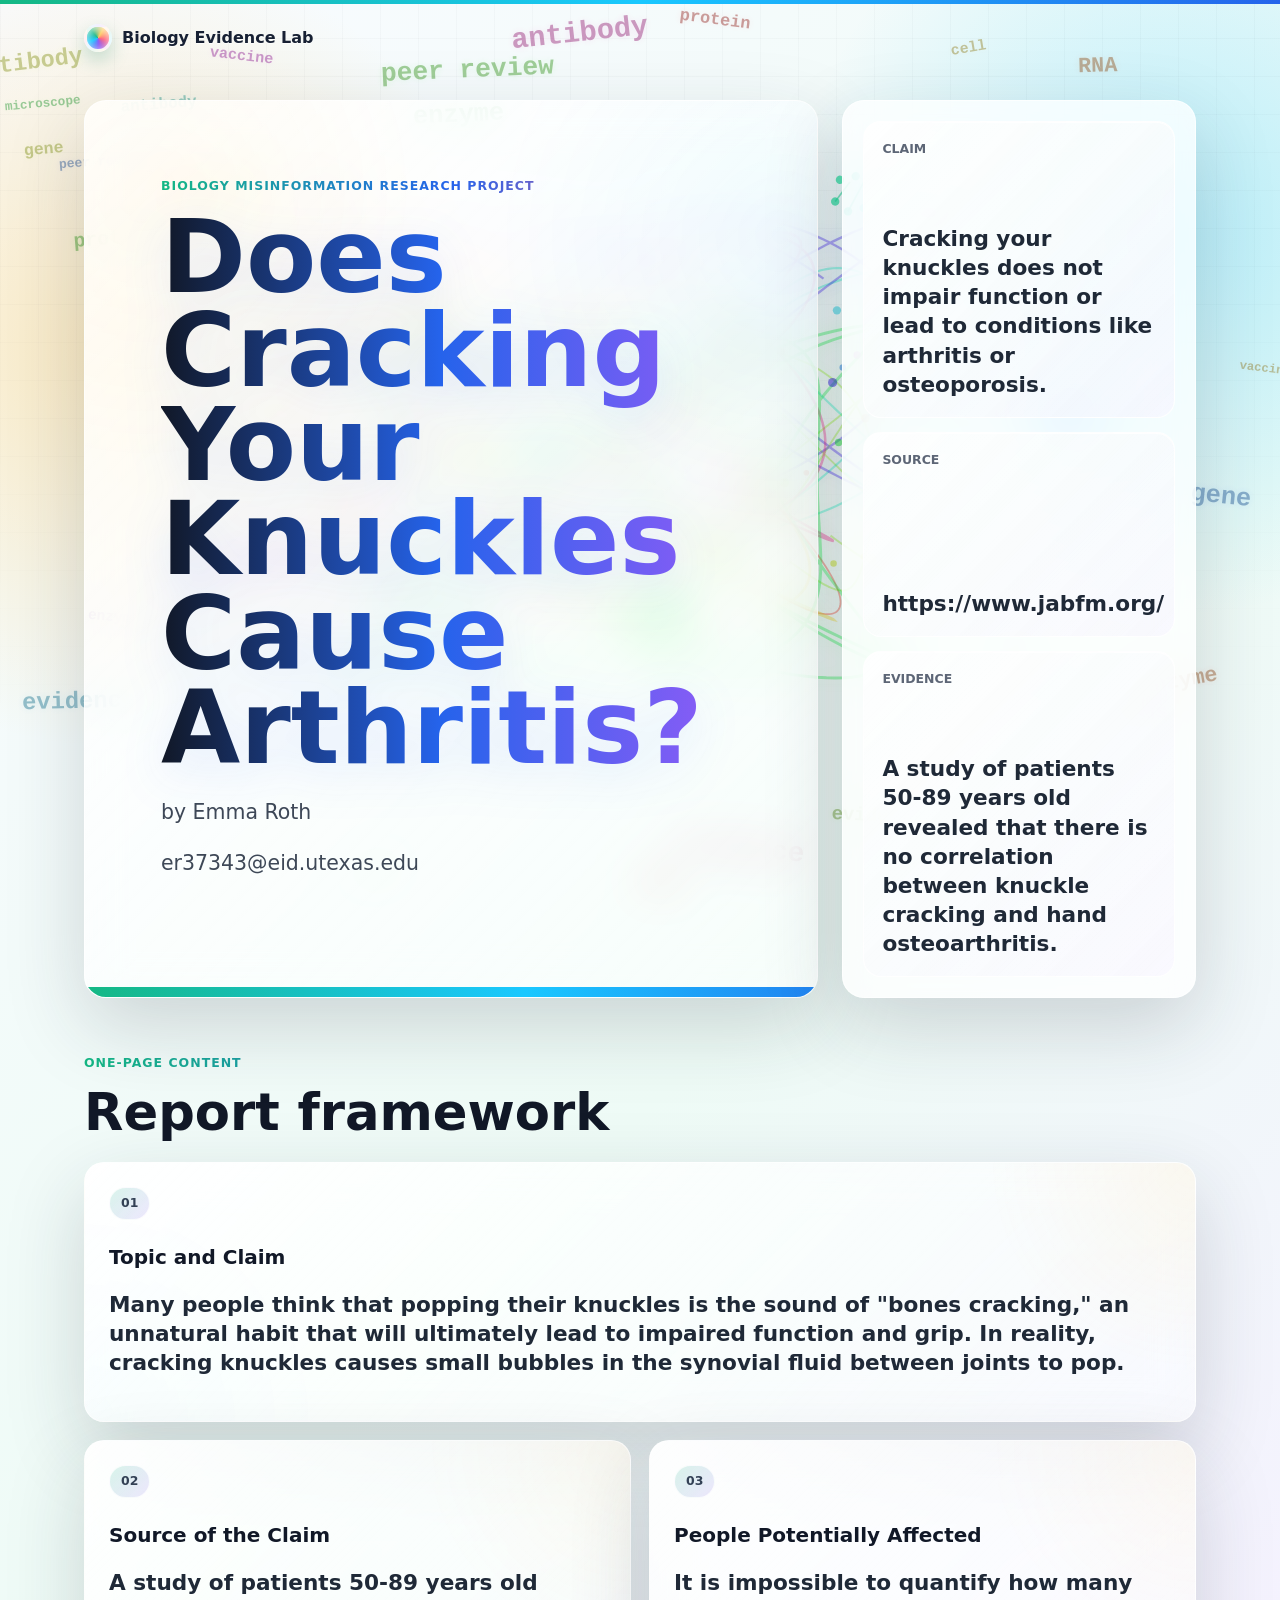
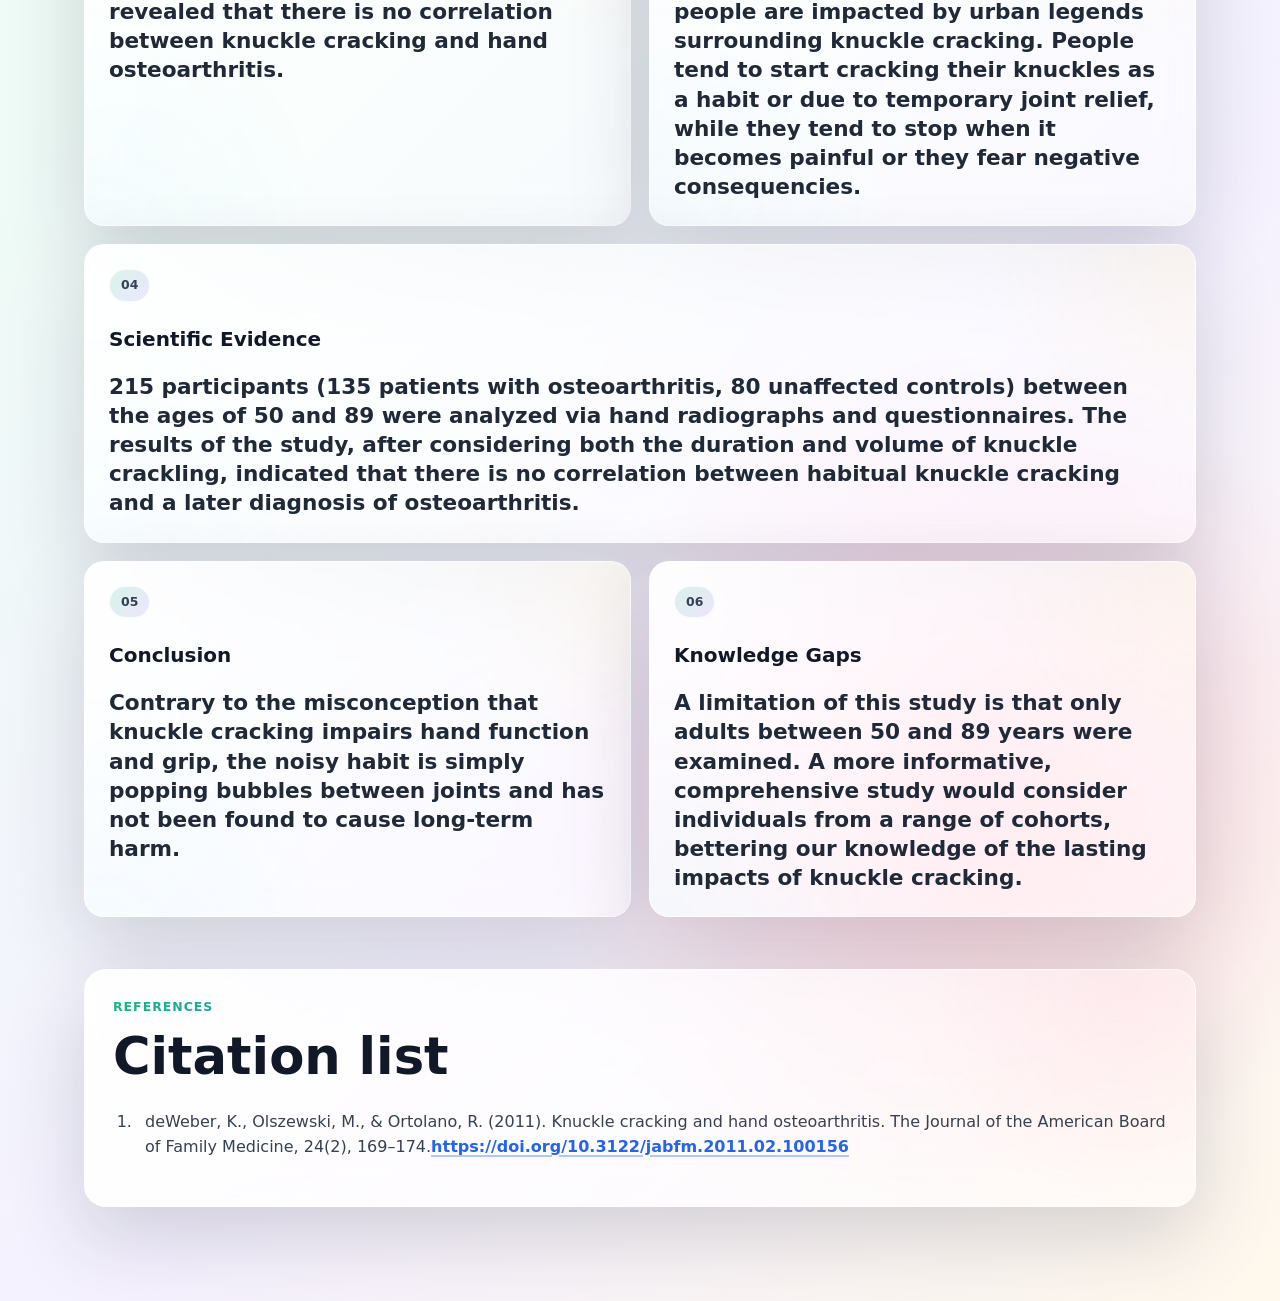
<file: index.html>
<!doctype html>
<html lang="en">
  <head>
    <meta charset="utf-8">
    <meta name="viewport" content="width=device-width, initial-scale=1">
    <title>Biology Misinformation Project</title>
    <link rel="stylesheet" href="styles.css">
  </head>
  <body>
    <canvas id="bioscape" aria-hidden="true"></canvas>
    <header class="site-header">
      <a class="brand" href="index.html">
        <span class="brand-mark"></span>
        <span>Biology Evidence Lab</span>
      </a>
    </header>

    <main>
      <section class="hero">
        <div class="hero-content">
          <p class="eyebrow">Biology misinformation research project</p>
          <h1>Does Cracking Your Knuckles Cause Arthritis?</h1>
          <p class="hero-copy">by Emma Roth</p>
          <p class="hero-copy">er37343@eid.utexas.edu</p>
          <div class="hero-actions">
          </div>
        </div>
        <div class="hero-panel" aria-label="Project status summary">
          <div class="signal-card">
            <span class="signal-label">Claim</span>
            <span class="signal-value">Cracking your knuckles does not impair function or lead to conditions like arthritis or osteoporosis.</span>
          </div>
          <div class="signal-card">
            <span class="signal-label">Source</span>
            <span class="signal-value"><a href="https://www.jabfm.org/content/24/2/169/" target="_blank">https://www.jabfm.org/</a></span>
          </div>
          <div class="signal-card">
            <span class="signal-label">Evidence</span>
            <span class="signal-value">A study of patients 50-89 years old revealed that there is no correlation between knuckle cracking and hand osteoarthritis.</span>
          </div>
        </div>
      </section>

      <section class="section-grid" id="report" aria-labelledby="report-title">
        <div class="section-heading">
          <p class="eyebrow">One-page content</p>
          <h2 id="report-title">Report framework</h2>
        </div>

        <article class="content-card wide">
          <span class="card-number">01</span>
          <h3>Topic and Claim</h3>
          <span class="signal-value">Many people think that popping their knuckles is the sound of "bones cracking," an unnatural habit that will ultimately lead to impaired function and grip. In reality, cracking knuckles causes small bubbles in the synovial fluid between joints to pop.</span>
        </article>

        <article class="content-card">
          <span class="card-number">02</span>
          <h3>Source of the Claim</h3>
          <span class="signal-value">A study of patients 50-89 years old revealed that there is no correlation between knuckle cracking and hand osteoarthritis.</span>
        </article>

        <article class="content-card">
          <span class="card-number">03</span>
          <h3>People Potentially Affected</h3>
            <span class="signal-value">It is impossible to quantify how many people are impacted by urban legends surrounding knuckle cracking. People tend to start cracking their knuckles as a habit or due to temporary joint relief, while they tend to stop when it becomes painful or they fear negative consequencies. </span>
        </article>

        <article class="content-card wide">
          <span class="card-number">04</span>
          <h3>Scientific Evidence</h3>
          <span class="signal-value">215 participants (135 patients with osteoarthritis, 80 unaffected controls) between the ages of 50 and 89 were analyzed via hand radiographs and questionnaires. The results of the study, after considering both the duration and volume of knuckle crackling, indicated that there is no correlation between habitual knuckle cracking and a later diagnosis of osteoarthritis.</span>
        </article>

        <article class="content-card">
          <span class="card-number">05</span>
          <h3>Conclusion</h3>
<span class="signal-value">Contrary to the misconception that knuckle cracking impairs hand function and grip, the noisy habit is simply popping bubbles between joints and has not been found to cause long-term harm.</span>
        </article>

        <article class="content-card">
          <span class="card-number">06</span>
          <h3>Knowledge Gaps</h3>
<span class="signal-value">A limitation of this study is that only adults between 50 and 89 years were examined. A more informative, comprehensive study would consider individuals from a range of cohorts, bettering our knowledge of the lasting impacts of knuckle cracking.</span>

        </article>
      </section>

      <section class="split-section" id="social">
        <article class="feature-panel">
          <p class="eyebrow">References</p>
          <h2>Citation list</h2>
          <ol class="reference-list">
            <li><span>deWeber, K., Olszewski, M., & Ortolano, R. (2011). Knuckle cracking and hand osteoarthritis. The Journal of the American Board of Family Medicine, 24(2), 169–174.<a target="_blank" href="https://doi.org/10.3122/jabfm.2011.02.100156">https://doi.org/10.3122/jabfm.2011.02.100156</a></span></li>
          </ol>
        </article>
      </section>
    </main>
    <script src="bioscape.js?v=2"></script>
  </body>
</html>
</file>
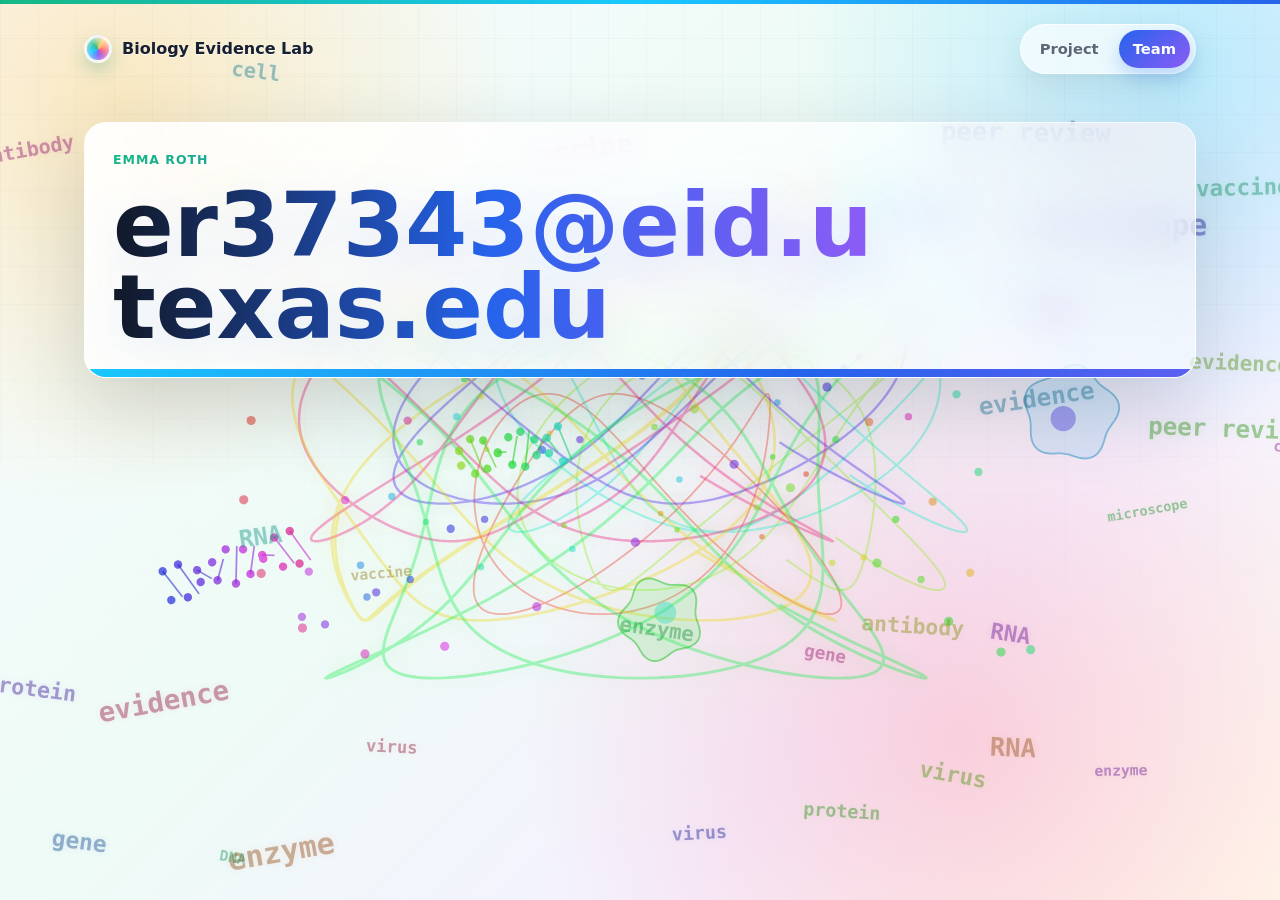
<file: team.html>
<!doctype html>
<html lang="en">
  <head>
    <meta charset="utf-8">
    <meta name="viewport" content="width=device-width, initial-scale=1">
    <title>Team | Biology Misinformation Project</title>
    <link rel="stylesheet" href="styles.css">
  </head>
  <body>
    <canvas id="bioscape" aria-hidden="true"></canvas>
    <header class="site-header">
      <a class="brand" href="index.html">
        <span class="brand-mark"></span>
        <span>Biology Evidence Lab</span>
      </a>
      <nav class="nav-links" aria-label="Primary navigation">
        <a href="index.html">Project</a>
        <a href="team.html" aria-current="page">Team</a>
      </nav>
    </header>

    <main>
      <section class="page-hero">
        <p class="eyebrow">Emma Roth</p>
        <h1>er37343@eid.utexas.edu</h1>
      </section>
    </main>
    <script src="bioscape.js?v=2"></script>
  </body>
</html>
</file>
<file: styles.css>
:root {
  --ink: #111827;
  --muted: #5d6676;
  --paper: #fbfcff;
  --panel: rgba(255, 255, 255, 0.78);
  --line: rgba(255, 255, 255, 0.7);
  --green: #15b884;
  --blue: #2563eb;
  --coral: #ff5f7e;
  --gold: #ffc857;
  --violet: #8b5cf6;
  --cyan: #19c8ff;
  --shadow: 0 28px 80px rgba(31, 41, 55, 0.18);
  --shine: linear-gradient(135deg, rgba(255, 255, 255, 0.95), rgba(255, 255, 255, 0.48));
}

* {
  box-sizing: border-box;
}

html {
  scroll-behavior: smooth;
}

body {
  margin: 0;
  background:
    radial-gradient(circle at 9% 12%, rgba(255, 200, 87, 0.36), transparent 25rem),
    radial-gradient(circle at 92% 8%, rgba(25, 200, 255, 0.26), transparent 24rem),
    radial-gradient(circle at 75% 82%, rgba(255, 95, 126, 0.24), transparent 27rem),
    linear-gradient(135deg, #f9fbff 0%, #eefbf6 42%, #f5f1ff 72%, #fff8ec 100%);
  color: var(--ink);
  font-family: Inter, ui-sans-serif, system-ui, -apple-system, BlinkMacSystemFont, "Segoe UI", sans-serif;
  line-height: 1.5;
  min-height: 100vh;
  overflow-x: hidden;
}

#bioscape {
  height: 100%;
  inset: 0;
  mix-blend-mode: normal;
  opacity: 0.96;
  pointer-events: none;
  position: fixed;
  width: 100%;
  z-index: 0;
}

body::before {
  background-image:
    linear-gradient(rgba(17, 24, 39, 0.035) 1px, transparent 1px),
    linear-gradient(90deg, rgba(17, 24, 39, 0.035) 1px, transparent 1px);
  background-size: 38px 38px;
  content: "";
  inset: 0;
  mask-image: linear-gradient(to bottom, rgba(0, 0, 0, 0.7), transparent 85%);
  pointer-events: none;
  position: fixed;
  z-index: 0;
}

body::after {
  animation: spectrum-drift 18s linear infinite;
  background: linear-gradient(90deg, var(--green), var(--cyan), var(--blue), var(--violet), var(--coral), var(--gold), var(--green));
  background-size: 300% 100%;
  content: "";
  height: 4px;
  left: 0;
  position: fixed;
  right: 0;
  top: 0;
  z-index: 4;
}

a {
  color: inherit;
  text-decoration: none;
}

.site-header {
  align-items: center;
  display: flex;
  justify-content: space-between;
  margin: 0 auto;
  max-width: 1160px;
  padding: 24px;
  position: relative;
  z-index: 2;
}

.brand,
.nav-links {
  align-items: center;
  display: flex;
}

.brand {
  color: #172033;
  font-weight: 800;
  gap: 10px;
  text-shadow: 0 1px 0 rgba(255, 255, 255, 0.7);
}

.brand-mark {
  animation: nucleus-spin 7s linear infinite;
  background:
    conic-gradient(from 30deg, var(--gold), var(--coral), var(--violet), var(--cyan), var(--green), var(--gold));
  border: 3px solid rgba(255, 255, 255, 0.9);
  border-radius: 999px;
  box-shadow:
    0 8px 18px rgba(47, 143, 107, 0.28),
    inset 0 2px 8px rgba(255, 255, 255, 0.7);
  height: 28px;
  width: 28px;
}

.nav-links {
  background: rgba(255, 255, 255, 0.66);
  border: 1px solid rgba(255, 255, 255, 0.8);
  border-radius: 999px;
  box-shadow: 0 12px 30px rgba(31, 41, 55, 0.1);
  gap: 6px;
  padding: 5px;
}

.nav-links a {
  border-radius: 999px;
  color: var(--muted);
  font-size: 0.92rem;
  font-weight: 750;
  padding: 8px 14px;
}

.nav-links a[aria-current="page"] {
  background: linear-gradient(135deg, var(--blue), var(--violet));
  color: #fff;
  box-shadow: 0 8px 18px rgba(37, 99, 235, 0.24);
}

main {
  margin: 0 auto;
  max-width: 1160px;
  padding: 24px;
  position: relative;
  z-index: 1;
}

.hero {
  align-items: stretch;
  display: grid;
  gap: 24px;
  grid-template-columns: minmax(0, 1.35fr) minmax(280px, 0.65fr);
  min-height: 520px;
}

.hero-content,
.hero-panel,
.page-hero,
.feature-panel,
.social-preview,
.content-card,
.member-card {
  backdrop-filter: blur(22px) saturate(1.3);
  background: var(--panel);
  border: 1px solid var(--line);
  box-shadow: var(--shadow);
  transform-style: preserve-3d;
}

.hero-content {
  background:
    linear-gradient(135deg, rgba(255, 255, 255, 0.88), rgba(255, 255, 255, 0.58)),
    radial-gradient(circle at 8% 10%, rgba(255, 200, 87, 0.28), transparent 17rem),
    radial-gradient(circle at 95% 15%, rgba(25, 200, 255, 0.2), transparent 18rem);
  border-radius: 22px;
  display: flex;
  flex-direction: column;
  justify-content: center;
  overflow: hidden;
  padding: clamp(34px, 7vw, 76px);
  position: relative;
}

.hero-content::after {
  animation: spectrum-drift 10s linear infinite;
  background:
    linear-gradient(90deg, var(--green), var(--cyan), var(--blue), var(--violet), var(--coral), var(--gold));
  background-size: 300% 100%;
  bottom: 0;
  content: "";
  height: 10px;
  left: 0;
  position: absolute;
  right: 0;
}

.eyebrow {
  background: linear-gradient(90deg, var(--green), var(--blue), var(--coral));
  -webkit-background-clip: text;
  color: transparent;
  font-size: 0.78rem;
  font-weight: 850;
  letter-spacing: 0.08em;
  margin: 0 0 14px;
  text-transform: uppercase;
}

h1,
h2,
h3,
p {
  margin-top: 0;
}

h1 {
  background: linear-gradient(90deg, #111827, var(--blue), var(--violet), var(--coral), var(--green), #111827);
  background-size: 240% 100%;
  -webkit-background-clip: text;
  animation: title-spectrum 9s ease-in-out infinite;
  color: transparent;
  filter: drop-shadow(0 14px 24px rgba(37, 99, 235, 0.12));
  font-size: clamp(3rem, 8vw, 6.7rem);
  letter-spacing: 0;
  line-height: 0.92;
  margin-bottom: 22px;
  max-width: 780px;
}

h2 {
  font-size: clamp(1.9rem, 4vw, 3.2rem);
  line-height: 1;
  margin-bottom: 0;
}

h3 {
  font-size: 1.25rem;
  margin-bottom: 18px;
}

.hero-copy {
  color: #3e4857;
  font-size: clamp(1.04rem, 2vw, 1.28rem);
  max-width: 660px;
}

.hero-actions {
  display: flex;
  flex-wrap: wrap;
  gap: 12px;
  margin-top: 22px;
}

.hero-actions:empty {
  display: none;
}

.button {
  border-radius: 999px;
  font-weight: 850;
  padding: 12px 18px;
  transition: transform 160ms ease, box-shadow 160ms ease, background 160ms ease;
}

.button:hover {
  box-shadow: 0 14px 30px rgba(50, 104, 198, 0.2);
  transform: translateY(-2px);
}

.button.primary {
  background: linear-gradient(135deg, var(--blue), var(--violet));
  color: #fff;
}

.button.secondary {
  background: var(--shine);
  border: 1px solid rgba(255, 255, 255, 0.85);
  color: var(--ink);
}

.hero-panel {
  border-radius: 22px;
  display: grid;
  gap: 14px;
  padding: 20px;
}

.signal-card {
  background:
    var(--shine),
    linear-gradient(135deg, rgba(21, 184, 132, 0.08), rgba(139, 92, 246, 0.08));
  border: 1px solid rgba(255, 255, 255, 0.86);
  border-radius: 18px;
  box-shadow: inset 0 1px 0 rgba(255, 255, 255, 0.9);
  display: flex;
  flex-direction: column;
  justify-content: space-between;
  min-height: 140px;
  padding: 18px;
  position: relative;
  overflow: hidden;
}

.signal-card::before,
.content-card::before,
.member-card::before {
  background: radial-gradient(circle, rgba(255, 255, 255, 0.95), transparent 62%);
  content: "";
  height: 120px;
  opacity: 0;
  pointer-events: none;
  position: absolute;
  right: -44px;
  top: -44px;
  transition: opacity 200ms ease;
  width: 120px;
}

.signal-card::after,
.content-card::after,
.member-card::after {
  background: linear-gradient(115deg, transparent 0%, rgba(255, 255, 255, 0.46) 45%, transparent 72%);
  content: "";
  inset: 0 auto 0 -90%;
  pointer-events: none;
  position: absolute;
  transform: skewX(-18deg);
  transition: left 520ms ease;
  width: 70%;
}

.signal-card:hover::after,
.content-card:hover::after,
.member-card:hover::after {
  left: 125%;
}

.signal-card:hover::before,
.content-card:hover::before,
.member-card:hover::before {
  opacity: 1;
}

.signal-label,
.card-number,
.metric-label,
.social-topbar small {
  color: var(--muted);
  font-size: 0.78rem;
  font-weight: 800;
  text-transform: uppercase;
}

.signal-value {
  color: #1f2937;
  font-size: clamp(1rem, 1.8vw, 1.35rem);
  font-weight: 850;
  line-height: 1.35;
}

.section-grid {
  display: grid;
  gap: 18px;
  grid-template-columns: repeat(2, minmax(0, 1fr));
  padding: 56px 0 24px;
}

.section-heading {
  grid-column: 1 / -1;
  margin-bottom: 6px;
}

.content-card {
  background:
    var(--shine),
    radial-gradient(circle at 100% 0%, rgba(255, 200, 87, 0.2), transparent 13rem),
    radial-gradient(circle at 0% 100%, rgba(25, 200, 255, 0.14), transparent 15rem);
  border-radius: 20px;
  min-height: 260px;
  padding: 24px;
  position: relative;
  overflow: hidden;
  transition: transform 180ms ease, box-shadow 180ms ease;
}

.content-card:hover,
.member-card:hover {
  box-shadow: 0 34px 90px rgba(31, 41, 55, 0.22);
  transform: translateY(-3px);
}

.content-card.wide {
  grid-column: span 2;
}

.card-number {
  background: linear-gradient(135deg, rgba(21, 184, 132, 0.16), rgba(139, 92, 246, 0.14));
  border: 1px solid rgba(255, 255, 255, 0.78);
  border-radius: 999px;
  color: #334155;
  display: inline-block;
  margin-bottom: 22px;
  padding: 6px 11px;
  width: max-content;
}

.placeholder-block,
.placeholder-line,
.social-footer span {
  animation: placeholder-wave 4s ease-in-out infinite;
  background: linear-gradient(90deg, rgba(50, 104, 198, 0.12), rgba(47, 143, 107, 0.18));
  background-size: 220% 100%;
  border-radius: 999px;
}

.placeholder-block {
  border-radius: 8px;
  height: 92px;
  margin-bottom: 20px;
}

.placeholder-line {
  height: 14px;
  margin-bottom: 12px;
  width: 100%;
}

.placeholder-line.medium {
  width: 72%;
}

.placeholder-line.short {
  width: 42%;
}

.metric-shell {
  align-items: center;
  border: 1px dashed rgba(47, 143, 107, 0.55);
  border-radius: 8px;
  display: flex;
  flex-direction: column;
  justify-content: center;
  min-height: 136px;
}

.metric-value {
  animation: metric-pulse 3.5s ease-in-out infinite;
  color: var(--blue);
  font-size: 3.4rem;
  font-weight: 900;
  line-height: 1;
}

.evidence-list {
  border: 1px solid var(--line);
  border-radius: 8px;
  overflow: hidden;
}

.evidence-row {
  display: grid;
  gap: 1px;
  grid-template-columns: 1.3fr 0.8fr 1.4fr;
}

.evidence-row span {
  background: #f3f7f5;
  color: var(--muted);
  font-size: 0.82rem;
  font-weight: 800;
  min-height: 48px;
  padding: 14px;
}

.evidence-row.empty span {
  background: #fff;
}

.split-section {
  display: grid;
  gap: 18px;
  grid-template-columns: minmax(0, 1fr);
  padding: 28px 0 70px;
}

.feature-panel,
.social-preview,
.page-hero {
  border-radius: 22px;
  padding: 28px;
}

.feature-panel,
.page-hero {
  background:
    var(--shine),
    radial-gradient(circle at 94% 8%, rgba(255, 95, 126, 0.16), transparent 14rem);
}

.reference-list {
  margin: 28px 0 0;
  padding-left: 24px;
}

.reference-list li {
  color: #364152;
  line-height: 1.55;
  margin-bottom: 18px;
  padding-left: 8px;
}

.reference-list span {
  animation: none;
  background: none;
  border-radius: 0;
  display: inline;
  height: auto;
  margin-top: 6px;
  width: auto;
}

.reference-list a {
  color: var(--blue);
  font-weight: 800;
  overflow-wrap: anywhere;
  text-decoration: underline;
  text-decoration-color: rgba(37, 99, 235, 0.34);
  text-decoration-thickness: 2px;
  text-underline-offset: 3px;
}

.social-preview {
  background:
    radial-gradient(circle at 20% 20%, rgba(237, 106, 90, 0.35), transparent 12rem),
    radial-gradient(circle at 82% 70%, rgba(50, 104, 198, 0.35), transparent 13rem),
    #101214;
  color: #fff;
  overflow: hidden;
  position: relative;
}

.social-preview::before {
  animation: scanline 5s linear infinite;
  background: linear-gradient(transparent, rgba(255, 255, 255, 0.16), transparent);
  content: "";
  height: 35%;
  left: 0;
  position: absolute;
  right: 0;
  top: -40%;
}

.social-topbar {
  align-items: center;
  display: flex;
  gap: 12px;
}

.avatar,
.member-avatar {
  background: linear-gradient(135deg, var(--coral), var(--gold));
  border-radius: 999px;
  display: inline-block;
}

.avatar {
  height: 42px;
  width: 42px;
}

.social-body {
  background: rgba(255, 255, 255, 0.08);
  border-radius: 8px;
  margin: 28px 0;
  padding: 28px;
}

.social-footer {
  display: flex;
  gap: 10px;
}

.social-footer span {
  height: 10px;
  width: 54px;
}

.page-hero {
  margin-bottom: 20px;
  overflow: hidden;
  position: relative;
}

.page-hero::after {
  animation: spectrum-drift 12s linear infinite;
  background: linear-gradient(90deg, var(--cyan), var(--blue), var(--violet), var(--coral), var(--gold));
  background-size: 260% 100%;
  bottom: 0;
  content: "";
  height: 8px;
  left: 0;
  position: absolute;
  right: 0;
}

.page-hero h1 {
  font-size: clamp(2.7rem, 7vw, 5.7rem);
  margin-bottom: 0;
  overflow-wrap: anywhere;
}

.team-grid {
  display: grid;
  gap: 18px;
  grid-template-columns: repeat(4, minmax(0, 1fr));
  padding-bottom: 70px;
}

.member-card {
  border-radius: 20px;
  min-height: 260px;
  padding: 22px;
  position: relative;
  overflow: hidden;
}

.member-avatar {
  animation: nucleus-spin 8s linear infinite reverse;
  background: conic-gradient(from 160deg, var(--coral), var(--gold), var(--green), var(--cyan), var(--violet), var(--coral));
  box-shadow:
    0 18px 38px rgba(139, 92, 246, 0.22),
    inset 0 2px 12px rgba(255, 255, 255, 0.85);
  height: 74px;
  margin-bottom: 34px;
  width: 74px;
}

@keyframes spectrum-drift {
  0% {
    background-position: 0% 50%;
  }

  100% {
    background-position: 300% 50%;
  }
}

@keyframes title-spectrum {
  0%,
  100% {
    background-position: 0% 50%;
  }

  50% {
    background-position: 100% 50%;
  }
}

@keyframes placeholder-wave {
  0%,
  100% {
    background-position: 0% 50%;
  }

  50% {
    background-position: 100% 50%;
  }
}

@keyframes metric-pulse {
  0%,
  100% {
    filter: hue-rotate(0deg);
    transform: scale(1);
  }

  50% {
    filter: hue-rotate(80deg);
    transform: scale(1.04);
  }
}

@keyframes nucleus-spin {
  to {
    filter: hue-rotate(360deg);
    transform: rotate(360deg);
  }
}

@keyframes scanline {
  to {
    top: 115%;
  }
}

@media (prefers-reduced-motion: reduce) {
  *,
  *::before,
  *::after {
    animation-duration: 1ms !important;
    animation-iteration-count: 1 !important;
    scroll-behavior: auto !important;
    transition-duration: 1ms !important;
  }

  #bioscape {
    display: none;
  }
}

.member-card h2 {
  font-size: 1.25rem;
  margin-bottom: 8px;
}

.member-card p {
  color: var(--muted);
  margin-bottom: 0;
}

@media (max-width: 860px) {
  .hero,
  .section-grid,
  .split-section,
  .team-grid {
    grid-template-columns: 1fr;
  }

  .content-card.wide {
    grid-column: auto;
  }

  .hero {
    min-height: auto;
  }
}

@media (max-width: 620px) {
  .site-header {
    align-items: flex-start;
    flex-direction: column;
    gap: 16px;
  }

  main {
    padding: 14px;
  }

  .hero-content,
  .hero-panel,
  .feature-panel,
  .social-preview,
  .page-hero,
  .content-card,
  .member-card {
    padding: 20px;
  }

  h1 {
    font-size: 3rem;
  }

  .evidence-row {
    grid-template-columns: 1fr;
  }
}
</file>
